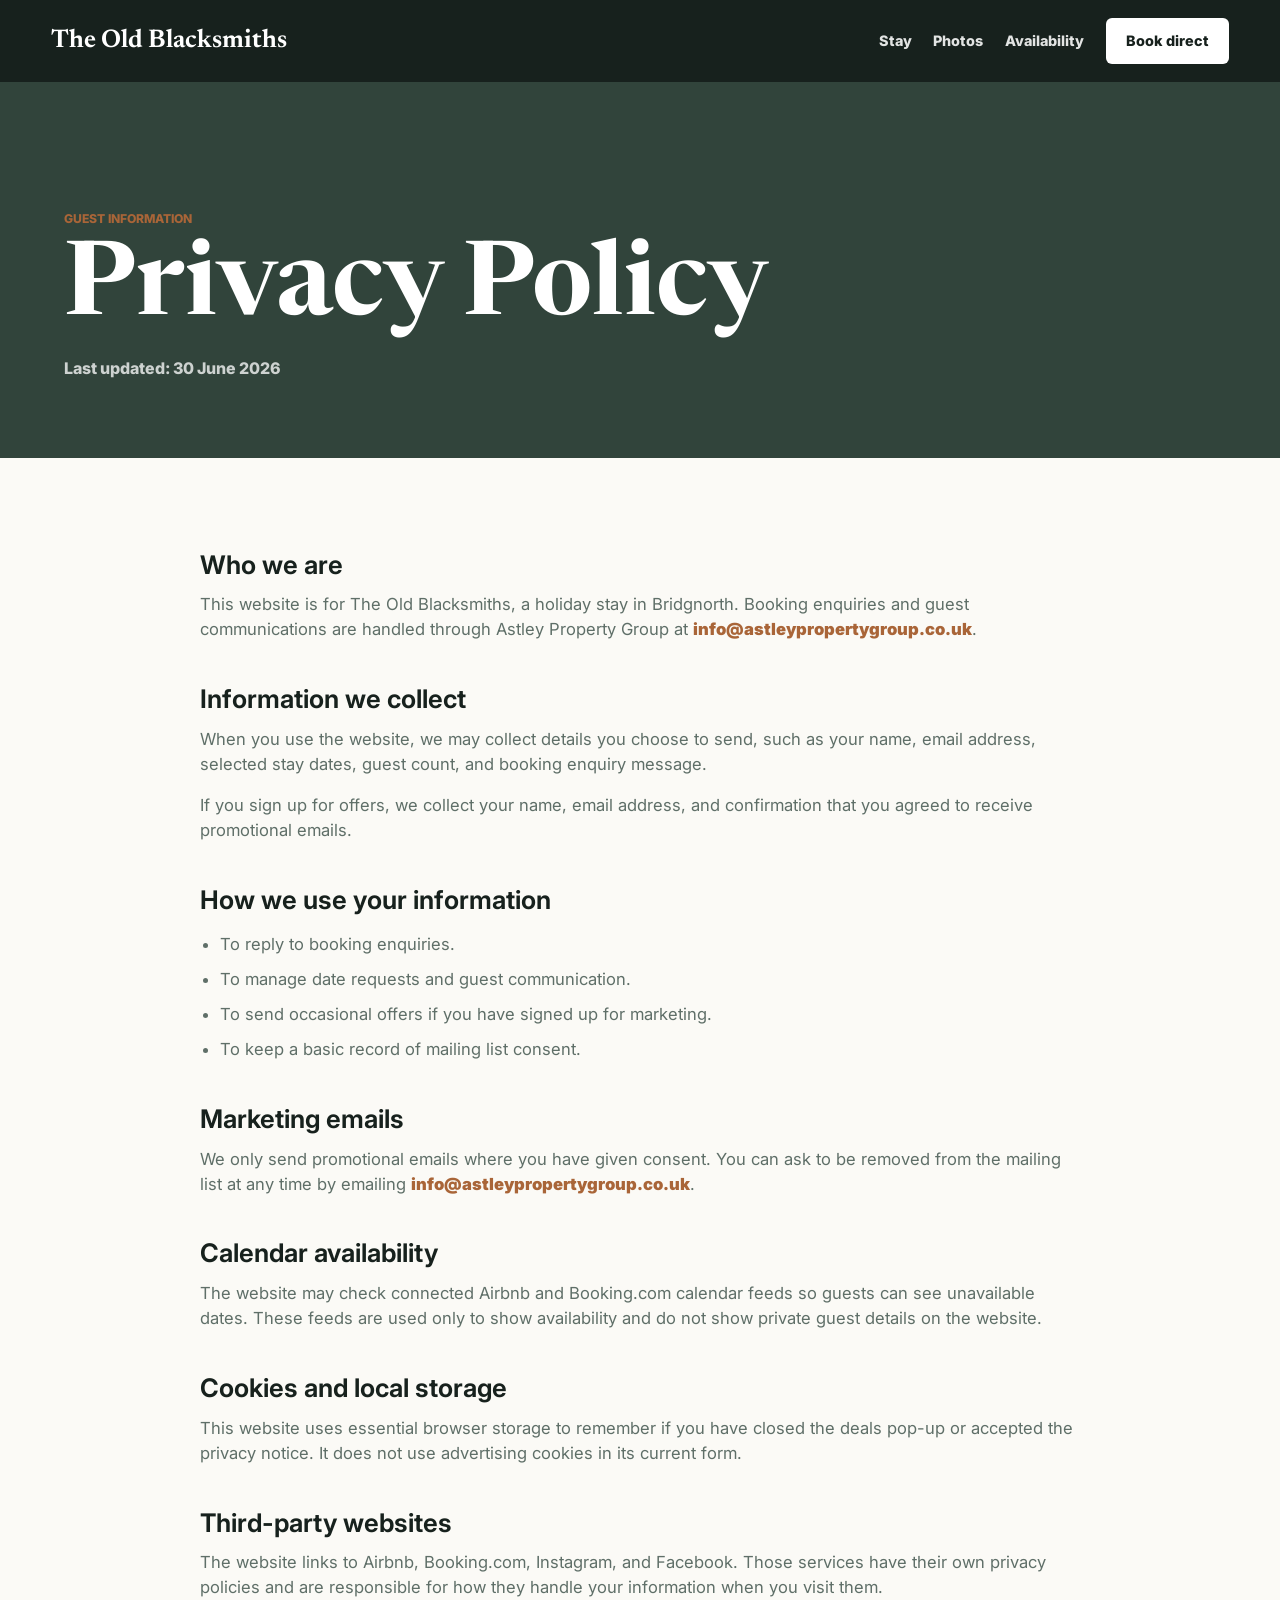
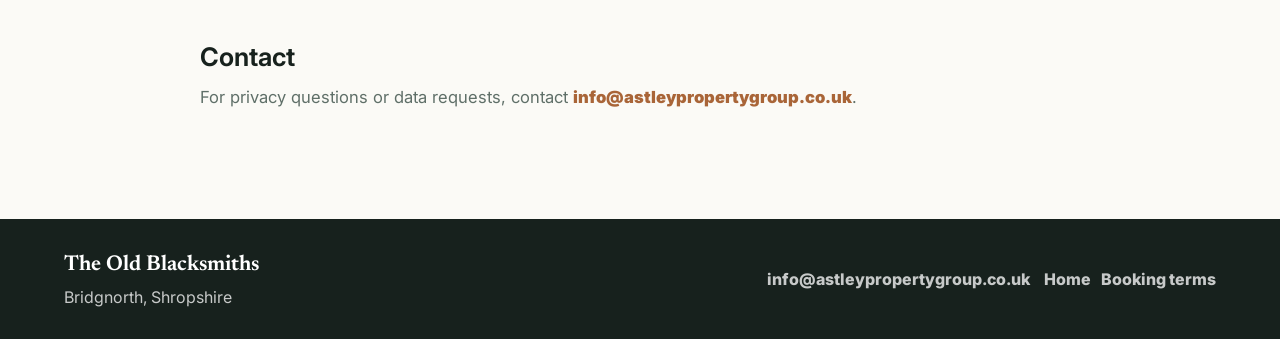
<file: outputs/privacy.html>
<!doctype html>
<html lang="en">
  <head>
    <meta charset="utf-8">
    <meta name="viewport" content="width=device-width, initial-scale=1">
    <title>Privacy Policy | The Old Blacksmiths</title>
    <meta name="description" content="Privacy information for guests and mailing list subscribers of The Old Blacksmiths, Bridgnorth.">
    <meta name="theme-color" content="#17211d">
    <link rel="icon" href="favicon.svg" type="image/svg+xml">
    <link rel="manifest" href="site.webmanifest">
    <link rel="preconnect" href="https://fonts.googleapis.com">
    <link rel="preconnect" href="https://fonts.gstatic.com" crossorigin>
    <link href="https://fonts.googleapis.com/css2?family=Inter:wght@400;500;600;700;800&family=Newsreader:opsz,wght@6..72,500;6..72,650&display=swap" rel="stylesheet">
    <link rel="stylesheet" href="styles.css">
  </head>
  <body>
    <header class="site-header simple-header" aria-label="Main navigation">
      <a class="brand" href="index.html">The Old Blacksmiths</a>
      <nav>
        <a href="index.html#stay">Stay</a>
        <a href="index.html#gallery">Photos</a>
        <a href="index.html#availability">Availability</a>
        <a class="nav-button" href="mailto:info@astleypropertygroup.co.uk?subject=The%20Old%20Blacksmiths%20booking%20enquiry">Book direct</a>
      </nav>
    </header>

    <main>
      <section class="legal-hero">
        <p class="eyebrow">Guest information</p>
        <h1>Privacy Policy</h1>
        <p>Last updated: 30 June 2026</p>
      </section>

      <section class="legal-content">
        <h2>Who we are</h2>
        <p>This website is for The Old Blacksmiths, a holiday stay in Bridgnorth. Booking enquiries and guest communications are handled through Astley Property Group at <a href="mailto:info@astleypropertygroup.co.uk">info@astleypropertygroup.co.uk</a>.</p>

        <h2>Information we collect</h2>
        <p>When you use the website, we may collect details you choose to send, such as your name, email address, selected stay dates, guest count, and booking enquiry message.</p>
        <p>If you sign up for offers, we collect your name, email address, and confirmation that you agreed to receive promotional emails.</p>

        <h2>How we use your information</h2>
        <ul>
          <li>To reply to booking enquiries.</li>
          <li>To manage date requests and guest communication.</li>
          <li>To send occasional offers if you have signed up for marketing.</li>
          <li>To keep a basic record of mailing list consent.</li>
        </ul>

        <h2>Marketing emails</h2>
        <p>We only send promotional emails where you have given consent. You can ask to be removed from the mailing list at any time by emailing <a href="mailto:info@astleypropertygroup.co.uk">info@astleypropertygroup.co.uk</a>.</p>

        <h2>Calendar availability</h2>
        <p>The website may check connected Airbnb and Booking.com calendar feeds so guests can see unavailable dates. These feeds are used only to show availability and do not show private guest details on the website.</p>

        <h2>Cookies and local storage</h2>
        <p>This website uses essential browser storage to remember if you have closed the deals pop-up or accepted the privacy notice. It does not use advertising cookies in its current form.</p>

        <h2>Third-party websites</h2>
        <p>The website links to Airbnb, Booking.com, Instagram, and Facebook. Those services have their own privacy policies and are responsible for how they handle your information when you visit them.</p>

        <h2>Contact</h2>
        <p>For privacy questions or data requests, contact <a href="mailto:info@astleypropertygroup.co.uk">info@astleypropertygroup.co.uk</a>.</p>
      </section>
    </main>

    <footer>
      <div>
        <p class="footer-brand">The Old Blacksmiths</p>
        <p>Bridgnorth, Shropshire</p>
      </div>
      <div class="footer-links">
        <a class="footer-email" href="mailto:info@astleypropertygroup.co.uk">info@astleypropertygroup.co.uk</a>
        <a href="index.html">Home</a>
        <a href="terms.html">Booking terms</a>
      </div>
    </footer>
  </body>
</html>
</file>
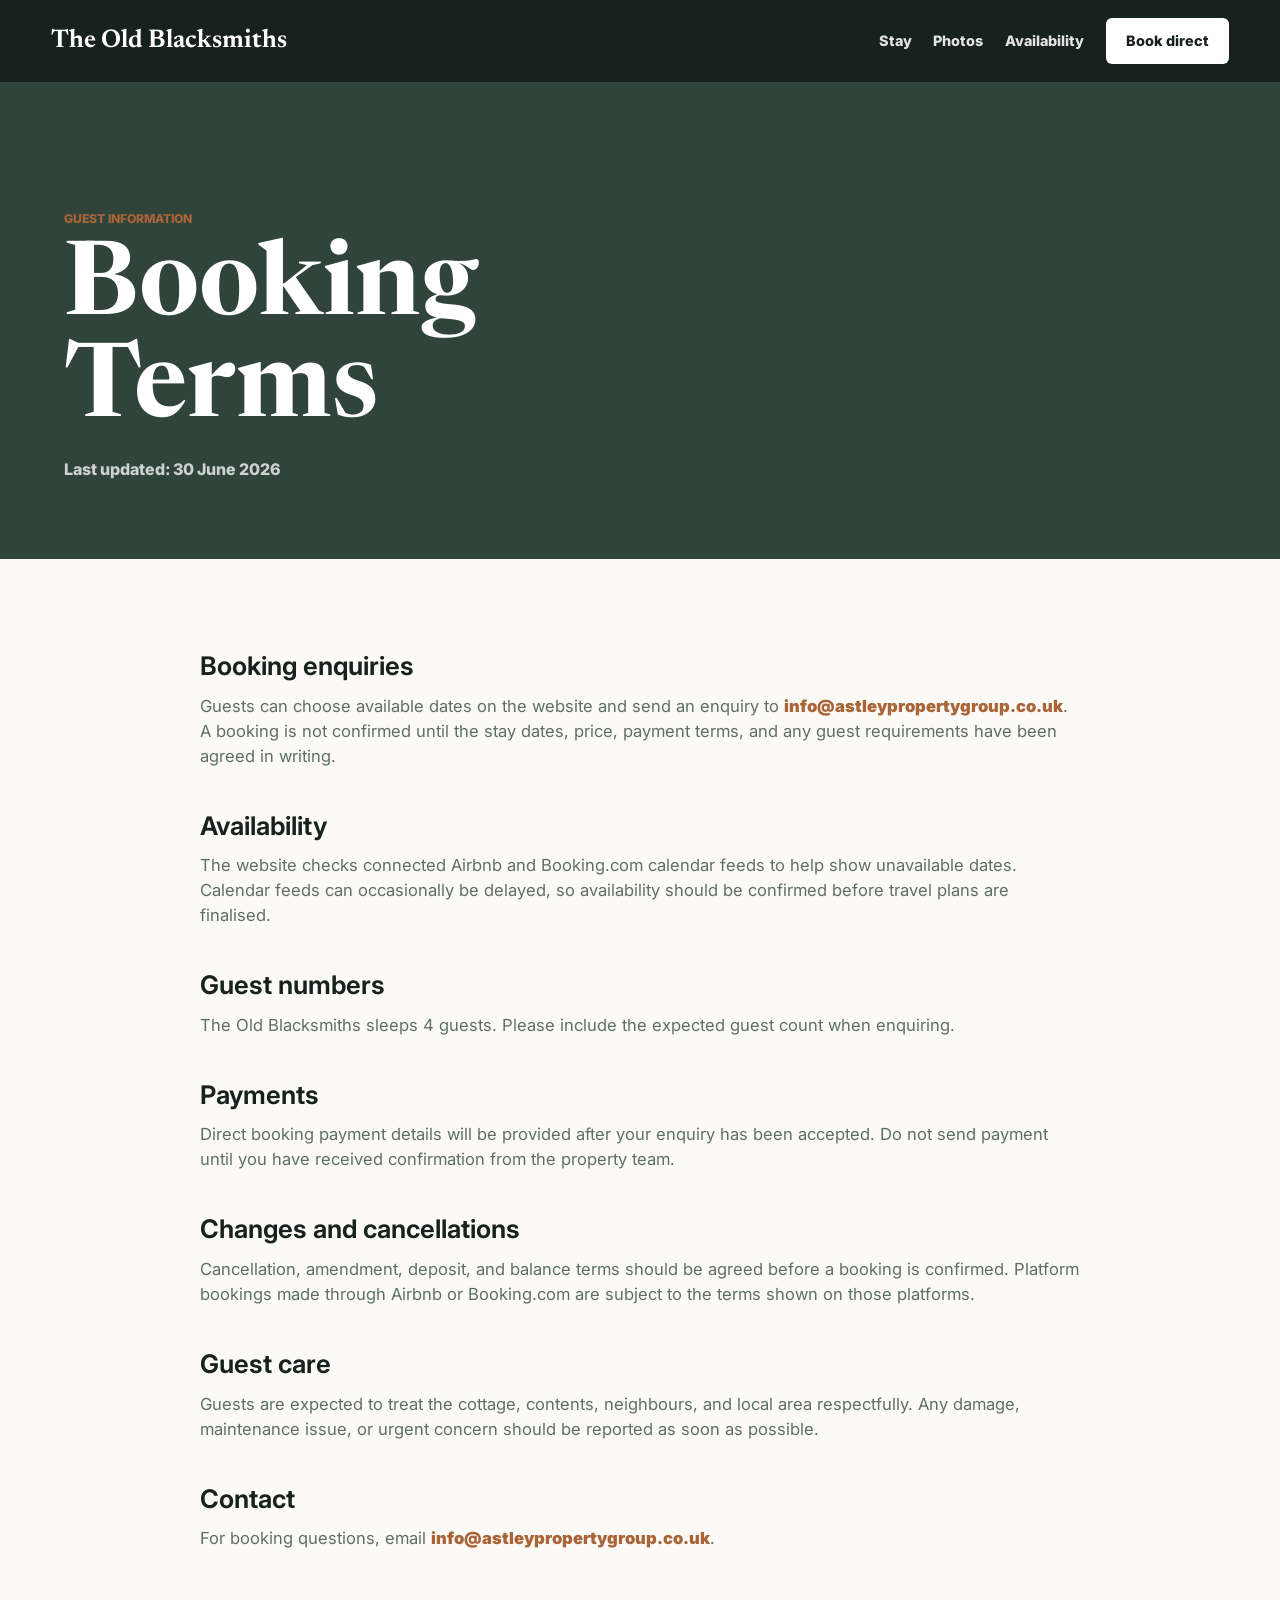
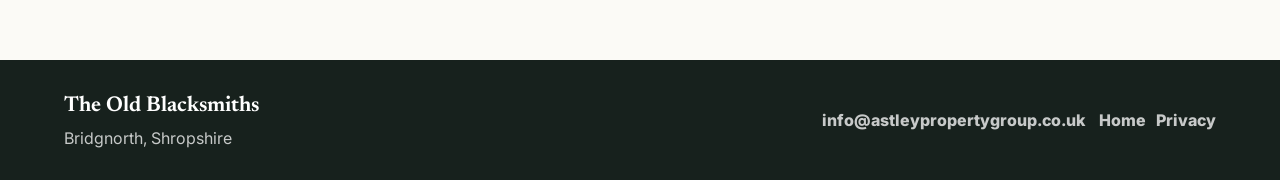
<file: outputs/terms.html>
<!doctype html>
<html lang="en">
  <head>
    <meta charset="utf-8">
    <meta name="viewport" content="width=device-width, initial-scale=1">
    <title>Booking Terms | The Old Blacksmiths</title>
    <meta name="description" content="Booking information and guest terms for The Old Blacksmiths, Bridgnorth.">
    <meta name="theme-color" content="#17211d">
    <link rel="icon" href="favicon.svg" type="image/svg+xml">
    <link rel="manifest" href="site.webmanifest">
    <link rel="preconnect" href="https://fonts.googleapis.com">
    <link rel="preconnect" href="https://fonts.gstatic.com" crossorigin>
    <link href="https://fonts.googleapis.com/css2?family=Inter:wght@400;500;600;700;800&family=Newsreader:opsz,wght@6..72,500;6..72,650&display=swap" rel="stylesheet">
    <link rel="stylesheet" href="styles.css">
  </head>
  <body>
    <header class="site-header simple-header" aria-label="Main navigation">
      <a class="brand" href="index.html">The Old Blacksmiths</a>
      <nav>
        <a href="index.html#stay">Stay</a>
        <a href="index.html#gallery">Photos</a>
        <a href="index.html#availability">Availability</a>
        <a class="nav-button" href="mailto:info@astleypropertygroup.co.uk?subject=The%20Old%20Blacksmiths%20booking%20enquiry">Book direct</a>
      </nav>
    </header>

    <main>
      <section class="legal-hero">
        <p class="eyebrow">Guest information</p>
        <h1>Booking Terms</h1>
        <p>Last updated: 30 June 2026</p>
      </section>

      <section class="legal-content">
        <h2>Booking enquiries</h2>
        <p>Guests can choose available dates on the website and send an enquiry to <a href="mailto:info@astleypropertygroup.co.uk">info@astleypropertygroup.co.uk</a>. A booking is not confirmed until the stay dates, price, payment terms, and any guest requirements have been agreed in writing.</p>

        <h2>Availability</h2>
        <p>The website checks connected Airbnb and Booking.com calendar feeds to help show unavailable dates. Calendar feeds can occasionally be delayed, so availability should be confirmed before travel plans are finalised.</p>

        <h2>Guest numbers</h2>
        <p>The Old Blacksmiths sleeps 4 guests. Please include the expected guest count when enquiring.</p>

        <h2>Payments</h2>
        <p>Direct booking payment details will be provided after your enquiry has been accepted. Do not send payment until you have received confirmation from the property team.</p>

        <h2>Changes and cancellations</h2>
        <p>Cancellation, amendment, deposit, and balance terms should be agreed before a booking is confirmed. Platform bookings made through Airbnb or Booking.com are subject to the terms shown on those platforms.</p>

        <h2>Guest care</h2>
        <p>Guests are expected to treat the cottage, contents, neighbours, and local area respectfully. Any damage, maintenance issue, or urgent concern should be reported as soon as possible.</p>

        <h2>Contact</h2>
        <p>For booking questions, email <a href="mailto:info@astleypropertygroup.co.uk">info@astleypropertygroup.co.uk</a>.</p>
      </section>
    </main>

    <footer>
      <div>
        <p class="footer-brand">The Old Blacksmiths</p>
        <p>Bridgnorth, Shropshire</p>
      </div>
      <div class="footer-links">
        <a class="footer-email" href="mailto:info@astleypropertygroup.co.uk">info@astleypropertygroup.co.uk</a>
        <a href="index.html">Home</a>
        <a href="privacy.html">Privacy</a>
      </div>
    </footer>
  </body>
</html>
</file>
<file: outputs/styles.css>
:root {
  --ink: #17211d;
  --muted: #5f6f68;
  --paper: #fbfaf6;
  --cream: #f0ece3;
  --soft: #eef3f0;
  --sage: #748f83;
  --moss: #31443b;
  --rust: #a96538;
  --clay: #c9a07f;
  --line: rgba(23, 33, 29, 0.14);
  --shadow: 0 24px 70px rgba(23, 33, 29, 0.16);
  --section-pad: clamp(72px, 9vw, 128px) clamp(18px, 5vw, 72px);
}

* {
  box-sizing: border-box;
}

html {
  scroll-behavior: smooth;
}

body {
  margin: 0;
  background: var(--paper);
  color: var(--ink);
  font-family: Inter, system-ui, sans-serif;
  line-height: 1.5;
}

img {
  display: block;
  width: 100%;
}

a {
  color: inherit;
  text-decoration: none;
}

button,
input {
  font: inherit;
}

.site-header {
  position: fixed;
  z-index: 20;
  top: 0;
  left: 0;
  right: 0;
  display: flex;
  align-items: center;
  justify-content: space-between;
  gap: 24px;
  padding: 18px clamp(18px, 4vw, 54px);
  color: white;
  background: linear-gradient(to bottom, rgba(14, 20, 17, 0.78), rgba(14, 20, 17, 0.12));
}

.simple-header {
  position: sticky;
  background: var(--ink);
}

.brand {
  font-family: Newsreader, serif;
  font-size: clamp(1.24rem, 2vw, 1.6rem);
  font-weight: 650;
  white-space: nowrap;
}

nav {
  display: flex;
  align-items: center;
  gap: clamp(10px, 1.7vw, 24px);
  font-size: 0.9rem;
  font-weight: 800;
}

nav a:not(.nav-button) {
  color: rgba(255, 255, 255, 0.88);
}

nav a:not(.nav-button):hover {
  color: white;
}

.nav-button,
.primary-button,
.secondary-button,
.strip-action,
.review-link {
  display: inline-flex;
  align-items: center;
  justify-content: center;
  min-height: 46px;
  padding: 0 20px;
  border-radius: 6px;
  font-weight: 800;
}

.nav-button,
.primary-button {
  background: #ffffff;
  color: var(--ink);
}

.secondary-button {
  color: white;
  border: 1px solid rgba(255, 255, 255, 0.72);
}

.secondary-button:hover {
  background: rgba(255, 255, 255, 0.12);
}

.primary-button.dark {
  background: var(--ink);
  color: white;
  white-space: nowrap;
}

.hero {
  position: relative;
  min-height: 92vh;
  display: grid;
  align-items: end;
  overflow: hidden;
  padding: 122px clamp(18px, 5vw, 72px) 96px;
  color: white;
}

.hero-slideshow,
.hero-image,
.hero-shade {
  position: absolute;
  inset: 0;
}

.hero-slideshow {
  overflow: hidden;
  background: var(--ink);
}

.hero-image {
  height: 100%;
  object-fit: cover;
  object-position: 52% 50%;
  opacity: 0;
  transform: scale(1.035);
  animation: heroFade 28s infinite;
  will-change: opacity, transform;
}

.hero-image:nth-child(2) {
  object-position: 48% 55%;
  animation-delay: 7s;
}

.hero-image:nth-child(3) {
  object-position: 50% 42%;
  animation-delay: 14s;
}

.hero-image:nth-child(4) {
  object-position: 52% 44%;
  animation-delay: 21s;
}

.hero-shade {
  background:
    linear-gradient(90deg, rgba(7, 12, 10, 0.82), rgba(7, 12, 10, 0.42) 45%, rgba(7, 12, 10, 0.08)),
    linear-gradient(0deg, rgba(7, 12, 10, 0.64), rgba(7, 12, 10, 0.03) 58%);
}

.hero-content {
  position: relative;
  width: min(100%, 760px);
}

.eyebrow {
  margin: 0 0 12px;
  color: var(--rust);
  font-size: 0.76rem;
  font-weight: 800;
  letter-spacing: 0;
  text-transform: uppercase;
}

.hero .eyebrow,
.reviews-section .eyebrow {
  color: #f2c8ab;
}

h1,
h2,
h3,
p {
  margin-top: 0;
}

h1,
h2 {
  font-family: Newsreader, serif;
  font-weight: 650;
  line-height: 0.99;
}

h1 {
  max-width: 720px;
  margin-bottom: 20px;
  font-size: clamp(4.1rem, 10.5vw, 9.2rem);
}

h2 {
  margin-bottom: 20px;
  font-size: clamp(2.25rem, 5vw, 5rem);
}

h3 {
  margin-bottom: 10px;
  font-size: 1rem;
}

.hero-copy {
  max-width: 600px;
  margin-bottom: 28px;
  color: rgba(255, 255, 255, 0.9);
  font-size: clamp(1.05rem, 2vw, 1.36rem);
}

.hero-actions {
  display: flex;
  flex-wrap: wrap;
  gap: 12px;
}

.booking-strip {
  position: relative;
  z-index: 4;
  width: min(1180px, calc(100% - 36px));
  display: grid;
  grid-template-columns: repeat(3, minmax(0, 1fr)) auto;
  align-items: stretch;
  gap: 1px;
  margin: -42px auto 0;
  overflow: hidden;
  border: 1px solid var(--line);
  border-radius: 8px;
  background: var(--line);
  box-shadow: var(--shadow);
}

.booking-strip div,
.strip-action {
  min-height: 96px;
  padding: 22px clamp(18px, 2.5vw, 34px);
  background: white;
}

.booking-strip span {
  display: block;
  color: var(--muted);
  font-size: 0.75rem;
  font-weight: 900;
  text-transform: uppercase;
}

.booking-strip strong {
  display: block;
  margin-top: 7px;
  font-size: clamp(1.1rem, 2vw, 1.42rem);
}

.strip-action {
  min-width: 170px;
  background: var(--rust);
  color: white;
}

.intro-section,
.feature-band,
.amenities-section,
.story-section,
.gallery-section,
.direct-section,
.reviews-section,
.location-section,
.guest-info-section,
.availability-section,
.deals-section,
.faq-section {
  padding: var(--section-pad);
}

.intro-section {
  display: grid;
  grid-template-columns: minmax(0, 1.05fr) minmax(280px, 0.95fr);
  gap: clamp(32px, 6vw, 90px);
  align-items: start;
}

.intro-text {
  color: var(--muted);
  font-size: clamp(1.04rem, 1.6vw, 1.22rem);
}

.intro-text p:last-child,
.feature-copy p:last-child,
.story-copy p:last-child,
.location-copy p:last-child,
.deals-copy p:last-child {
  margin-bottom: 0;
}

.feature-band {
  display: grid;
  grid-template-columns: minmax(260px, 0.88fr) minmax(280px, 0.72fr);
  gap: clamp(28px, 5vw, 74px);
  align-items: center;
  background: var(--cream);
}

.feature-image img,
.story-image img {
  height: min(760px, 82vh);
  object-fit: cover;
  border-radius: 8px;
  box-shadow: var(--shadow);
}

.feature-copy p,
.story-copy p,
.location-copy p,
.deals-copy p:not(.eyebrow),
.availability-copy p:not(.eyebrow) {
  color: var(--muted);
  font-size: 1.06rem;
}

.checked-list {
  display: grid;
  gap: 12px;
  margin: 28px 0 0;
  padding: 0;
  list-style: none;
}

.checked-list li {
  position: relative;
  padding-left: 28px;
  font-weight: 800;
}

.checked-list li::before {
  position: absolute;
  left: 0;
  top: 0.12em;
  color: var(--rust);
  content: "✓";
}

.section-heading {
  max-width: 800px;
  margin-bottom: clamp(28px, 5vw, 56px);
}

.amenities-section {
  background: var(--paper);
}

.amenities-grid,
.faq-grid {
  display: grid;
  grid-template-columns: repeat(4, minmax(0, 1fr));
  gap: 1px;
  border: 1px solid var(--line);
  background: var(--line);
}

.amenities-grid article,
.faq-grid article {
  min-height: 250px;
  padding: clamp(22px, 3vw, 34px);
  background: white;
}

.amenity-icon {
  display: inline-flex;
  align-items: center;
  justify-content: center;
  width: 44px;
  height: 44px;
  margin-bottom: 36px;
  border-radius: 50%;
  background: var(--moss);
  color: white;
  font-size: 0.82rem;
  font-weight: 900;
}

.amenities-grid p,
.faq-grid p,
.location-list p {
  color: var(--muted);
}

.story-section {
  display: grid;
  grid-template-columns: minmax(260px, 0.72fr) minmax(280px, 0.82fr);
  gap: clamp(28px, 5vw, 74px);
  align-items: center;
  background: var(--soft);
}

.story-image img {
  height: min(560px, 70vh);
}

.text-link {
  display: inline-flex;
  margin-top: 10px;
  color: var(--rust);
  font-weight: 900;
}

.text-link::after {
  content: "→";
  margin-left: 8px;
}

.gallery-grid {
  display: grid;
  grid-template-columns: 1.15fr 0.85fr 0.85fr;
  grid-auto-rows: 310px;
  gap: 16px;
}

figure {
  position: relative;
  overflow: hidden;
  margin: 0;
  border-radius: 8px;
  background: var(--cream);
}

figure img {
  height: 100%;
  object-fit: cover;
  transition: transform 240ms ease;
}

figure:hover img {
  transform: scale(1.025);
}

.gallery-large {
  grid-row: span 2;
}

.availability-section {
  display: grid;
  grid-template-columns: minmax(280px, 0.78fr) minmax(340px, 1fr);
  gap: clamp(32px, 5vw, 72px);
  align-items: start;
  background: var(--paper);
}

.availability-copy p:not(.eyebrow) {
  max-width: 520px;
}

.availability-legend {
  display: flex;
  flex-wrap: wrap;
  gap: 18px;
  margin-top: 28px;
  color: var(--muted);
  font-size: 0.92rem;
  font-weight: 800;
}

.availability-legend span {
  display: inline-flex;
  align-items: center;
  gap: 8px;
}

.availability-legend i {
  width: 14px;
  height: 14px;
  border-radius: 4px;
}

.legend-open {
  border: 1px solid var(--line);
  background: white;
}

.legend-selected {
  background: var(--moss);
}

.legend-booked {
  background: #d8c1b1;
}

.calendar-panel {
  padding: clamp(18px, 3vw, 32px);
  border: 1px solid var(--line);
  border-radius: 8px;
  background: white;
  box-shadow: var(--shadow);
}

.calendar-toolbar {
  display: grid;
  grid-template-columns: 44px 1fr 44px;
  align-items: center;
  gap: 12px;
  margin-bottom: 20px;
}

.calendar-toolbar strong {
  text-align: center;
  font-family: Newsreader, serif;
  font-size: clamp(1.45rem, 3vw, 2.1rem);
}

.calendar-icon-button {
  width: 44px;
  height: 44px;
  border: 1px solid var(--line);
  border-radius: 6px;
  background: var(--paper);
  color: var(--ink);
  font-size: 1.6rem;
  line-height: 1;
  cursor: pointer;
}

.calendar-weekdays,
.calendar-grid {
  display: grid;
  grid-template-columns: repeat(7, minmax(0, 1fr));
  gap: 6px;
}

.calendar-weekdays {
  margin-bottom: 8px;
  color: var(--muted);
  font-size: 0.74rem;
  font-weight: 900;
  text-align: center;
  text-transform: uppercase;
}

.calendar-day {
  min-height: 52px;
  display: flex;
  align-items: center;
  justify-content: center;
  border: 1px solid var(--line);
  border-radius: 6px;
  background: white;
  color: var(--ink);
  font-weight: 800;
  cursor: pointer;
  transition: background 160ms ease, border-color 160ms ease, color 160ms ease;
}

.calendar-day:not(:disabled):hover {
  border-color: var(--moss);
  background: #f0f5f2;
}

.calendar-day.is-muted {
  color: rgba(96, 112, 105, 0.45);
  background: #f5f2ec;
}

.calendar-day.is-disabled {
  cursor: not-allowed;
}

.calendar-day.is-booked {
  color: #6c4a34;
  background: #ead9ce;
  text-decoration: line-through;
}

.calendar-day.is-in-range {
  border-color: rgba(51, 68, 60, 0.32);
  background: #dfe9e4;
}

.calendar-day.is-selected {
  border-color: var(--moss);
  background: var(--moss);
  color: white;
}

.calendar-day.is-today {
  border-color: var(--rust);
  box-shadow: inset 0 0 0 1px var(--rust);
}

.calendar-status {
  margin: 16px 0 0;
  color: var(--muted);
  font-size: 0.9rem;
}

.selected-stay {
  display: flex;
  align-items: center;
  justify-content: space-between;
  gap: 18px;
  margin-top: 18px;
  padding: 18px;
  border: 1px solid var(--line);
  border-radius: 8px;
  background: var(--paper);
}

.selected-stay[hidden],
.selected-stay a[hidden] {
  display: none;
}

.selected-stay p {
  margin: 0;
  color: var(--ink);
  font-weight: 800;
}

.direct-section {
  background: var(--soft);
}

.direct-section .section-heading p:not(.eyebrow) {
  max-width: 660px;
  color: var(--muted);
  font-size: 1.06rem;
}

.direct-grid,
.guest-info-list {
  display: grid;
  gap: 1px;
  border: 1px solid var(--line);
  background: var(--line);
}

.direct-grid {
  grid-template-columns: repeat(3, minmax(0, 1fr));
}

.direct-grid article,
.guest-info-list article {
  min-height: 230px;
  padding: clamp(22px, 3vw, 34px);
  background: white;
}

.direct-grid span {
  display: inline-flex;
  margin-bottom: 38px;
  color: var(--rust);
  font-size: 0.78rem;
  font-weight: 900;
}

.direct-grid p,
.guest-info-list p {
  color: var(--muted);
}

.reviews-section {
  background: var(--moss);
  color: white;
}

.reviews-section .section-heading p:not(.eyebrow) {
  max-width: 650px;
  color: rgba(255, 255, 255, 0.78);
  font-size: 1.06rem;
}

.review-source-grid {
  display: grid;
  grid-template-columns: repeat(2, minmax(0, 1fr));
  gap: 16px;
}

.review-source {
  min-height: 300px;
  display: flex;
  flex-direction: column;
  align-items: flex-start;
  padding: clamp(24px, 4vw, 42px);
  border: 1px solid rgba(255, 255, 255, 0.18);
  border-radius: 8px;
  background:
    linear-gradient(135deg, rgba(255, 255, 255, 0.13), rgba(255, 255, 255, 0.04)),
    rgba(255, 255, 255, 0.05);
}

.source-label {
  display: inline-flex;
  align-items: center;
  min-height: 34px;
  margin-bottom: 28px;
  padding: 0 12px;
  border-radius: 5px;
  background: white;
  color: var(--ink);
  font-size: 0.82rem;
  font-weight: 900;
}

.review-source h3 {
  max-width: 420px;
  margin-bottom: 14px;
  font-family: Newsreader, serif;
  font-size: clamp(1.7rem, 3vw, 2.7rem);
  line-height: 1;
}

.review-source p {
  max-width: 500px;
  color: rgba(255, 255, 255, 0.76);
}

.review-link {
  margin-top: auto;
  background: var(--rust);
  color: white;
}

.booking-source .review-link {
  background: #315f9a;
}

.location-section {
  display: grid;
  grid-template-columns: minmax(280px, 0.92fr) minmax(320px, 1fr);
  gap: clamp(32px, 5vw, 72px);
  align-items: start;
  background: var(--soft);
}

.location-list {
  display: grid;
  gap: 1px;
  border: 1px solid var(--line);
  background: var(--line);
}

.location-list article {
  padding: clamp(22px, 3vw, 32px);
  background: var(--soft);
}

.guest-info-section {
  display: grid;
  grid-template-columns: minmax(280px, 0.78fr) minmax(340px, 1fr);
  gap: clamp(32px, 5vw, 72px);
  align-items: start;
  background: var(--cream);
}

.guest-info-copy p:not(.eyebrow) {
  max-width: 520px;
  color: var(--muted);
  font-size: 1.06rem;
}

.guest-info-list {
  grid-template-columns: repeat(2, minmax(0, 1fr));
}

.deals-section {
  display: grid;
  grid-template-columns: minmax(280px, 0.75fr) minmax(320px, 0.95fr);
  gap: clamp(28px, 5vw, 74px);
  align-items: start;
  background: var(--cream);
}

.deals-form {
  display: grid;
  gap: 18px;
  padding: clamp(22px, 4vw, 38px);
  border: 1px solid var(--line);
  border-radius: 8px;
  background: white;
  box-shadow: var(--shadow);
}

.form-grid {
  display: grid;
  grid-template-columns: repeat(2, minmax(0, 1fr));
  gap: 14px;
}

.deals-form label {
  display: grid;
  gap: 8px;
  color: var(--ink);
  font-weight: 800;
}

.deals-form input[type="text"],
.deals-form input[type="email"] {
  width: 100%;
  min-height: 50px;
  padding: 0 14px;
  border: 1px solid var(--line);
  border-radius: 6px;
  background: var(--paper);
  color: var(--ink);
}

.deals-form input:focus {
  outline: 2px solid rgba(169, 101, 56, 0.32);
  outline-offset: 2px;
}

.consent-row {
  grid-template-columns: 20px 1fr;
  align-items: start;
  color: var(--muted);
  font-size: 0.92rem;
  font-weight: 700;
}

.consent-row input {
  width: 18px;
  height: 18px;
  margin: 0.2em 0 0;
}

.deals-form button {
  justify-self: start;
  border: 0;
  cursor: pointer;
}

.form-status {
  min-height: 1.4em;
  margin: 0;
  color: var(--muted);
  font-weight: 800;
}

.faq-section {
  background: var(--paper);
}

.faq-grid {
  grid-template-columns: repeat(2, minmax(0, 1fr));
}

.faq-grid article {
  min-height: 190px;
}

footer {
  display: flex;
  justify-content: space-between;
  gap: 24px;
  padding: 30px clamp(18px, 5vw, 72px);
  background: var(--ink);
  color: rgba(255, 255, 255, 0.76);
}

footer p {
  margin: 0;
}

.footer-brand {
  margin-bottom: 4px;
  color: white;
  font-family: Newsreader, serif;
  font-size: 1.35rem;
  font-weight: 650;
}

.footer-links {
  align-items: center;
  display: flex;
  flex-wrap: wrap;
  justify-content: flex-end;
  gap: 10px;
  font-weight: 800;
}

.footer-email {
  min-height: 42px;
  display: inline-flex;
  align-items: center;
  padding: 0 4px;
}

.social-link {
  min-height: 42px;
  display: inline-flex;
  align-items: center;
  gap: 8px;
  padding: 0 12px;
  border: 1px solid rgba(255, 255, 255, 0.22);
  border-radius: 999px;
  background: rgba(255, 255, 255, 0.08);
  color: white;
}

.social-link svg {
  width: 20px;
  height: 20px;
  fill: none;
  stroke: currentColor;
  stroke-linecap: round;
  stroke-linejoin: round;
  stroke-width: 1.8;
}

.social-link[href*="facebook"] svg {
  fill: currentColor;
  stroke: none;
}

.social-link:hover {
  background: white;
  color: var(--ink);
}

.legal-hero {
  padding: clamp(74px, 10vw, 132px) clamp(18px, 5vw, 72px) clamp(42px, 7vw, 78px);
  background: var(--moss);
  color: white;
}

.legal-hero h1 {
  margin-bottom: 14px;
  font-size: clamp(3.1rem, 8vw, 7rem);
}

.legal-hero p:not(.eyebrow) {
  margin: 0;
  color: rgba(255, 255, 255, 0.76);
  font-weight: 800;
}

.legal-content {
  width: min(880px, calc(100% - 36px));
  margin: 0 auto;
  padding: clamp(52px, 8vw, 92px) 0;
}

.legal-content h2 {
  margin: 42px 0 12px;
  font-family: Inter, system-ui, sans-serif;
  font-size: clamp(1.35rem, 2vw, 1.7rem);
  line-height: 1.2;
}

.legal-content h2:first-child {
  margin-top: 0;
}

.legal-content p,
.legal-content li {
  color: var(--muted);
  font-size: 1.04rem;
}

.legal-content a {
  color: var(--rust);
  font-weight: 900;
  overflow-wrap: anywhere;
}

.legal-content ul {
  display: grid;
  gap: 10px;
  padding-left: 20px;
}

.deals-popup {
  position: fixed;
  z-index: 40;
  inset: 0;
  display: grid;
  place-items: center;
  padding: 18px;
  background: rgba(10, 15, 13, 0.58);
}

.deals-popup[hidden] {
  display: none;
}

.deals-popup-panel {
  position: relative;
  width: min(940px, 100%);
  max-height: min(760px, calc(100vh - 36px));
  display: grid;
  grid-template-columns: minmax(220px, 0.82fr) minmax(320px, 1fr);
  overflow: auto;
  border-radius: 8px;
  background: white;
  box-shadow: 0 34px 90px rgba(0, 0, 0, 0.36);
}

.popup-close {
  position: absolute;
  z-index: 2;
  top: 14px;
  right: 14px;
  width: 42px;
  height: 42px;
  border: 0;
  border-radius: 50%;
  background: rgba(23, 33, 29, 0.88);
  color: white;
  font-size: 1.5rem;
  line-height: 1;
  cursor: pointer;
}

.popup-image {
  min-height: 100%;
  background: var(--cream);
}

.popup-image img {
  height: 100%;
  min-height: 560px;
  object-fit: cover;
}

.popup-content {
  padding: clamp(26px, 4vw, 46px);
}

.popup-content h2 {
  margin-bottom: 14px;
  font-size: clamp(2.1rem, 4vw, 3.6rem);
}

.popup-content p:not(.eyebrow) {
  color: var(--muted);
}

.popup-form {
  margin-top: 24px;
  padding: 0;
  border: 0;
  box-shadow: none;
}

.popup-form .primary-button {
  width: 100%;
}

.popup-secondary {
  min-height: 42px;
  border: 0;
  background: transparent;
  color: var(--muted);
  font-weight: 900;
  cursor: pointer;
}

.privacy-notice {
  position: fixed;
  z-index: 35;
  left: 18px;
  right: 18px;
  bottom: 18px;
  width: min(920px, calc(100% - 36px));
  display: flex;
  align-items: center;
  justify-content: space-between;
  gap: 18px;
  margin: 0 auto;
  padding: 16px 18px;
  border: 1px solid rgba(255, 255, 255, 0.18);
  border-radius: 8px;
  background: rgba(23, 33, 29, 0.96);
  color: white;
  box-shadow: 0 20px 70px rgba(0, 0, 0, 0.26);
}

.privacy-notice[hidden] {
  display: none;
}

.privacy-notice p {
  max-width: 660px;
  margin: 0;
  color: rgba(255, 255, 255, 0.82);
  font-size: 0.92rem;
}

.privacy-notice div {
  display: flex;
  align-items: center;
  gap: 10px;
  white-space: nowrap;
}

.privacy-notice a {
  color: white;
  font-weight: 900;
}

.privacy-notice button {
  min-height: 38px;
  padding: 0 18px;
  border: 0;
  border-radius: 6px;
  background: white;
  color: var(--ink);
  font-weight: 900;
  cursor: pointer;
}

@keyframes heroFade {
  0%,
  22% {
    opacity: 1;
    transform: scale(1);
  }

  28%,
  100% {
    opacity: 0;
    transform: scale(1.035);
  }
}

@media (prefers-reduced-motion: reduce) {
  .hero-image {
    animation: none;
  }

  .hero-image:first-child {
    opacity: 1;
    transform: none;
  }

  figure img {
    transition: none;
  }
}

@media (max-width: 1080px) {
  nav {
    gap: 12px;
    font-size: 0.84rem;
  }

  .amenities-grid {
    grid-template-columns: repeat(2, minmax(0, 1fr));
  }
}

@media (max-width: 900px) {
  .site-header {
    position: absolute;
    align-items: flex-start;
  }

  nav {
    display: none;
  }

  .hero {
    min-height: 88vh;
    padding-bottom: 78px;
  }

  .booking-strip {
    grid-template-columns: repeat(3, minmax(0, 1fr));
  }

  .strip-action {
    grid-column: 1 / -1;
    min-height: 62px;
  }

  .intro-section,
  .feature-band,
  .story-section,
  .availability-section,
  .deals-section,
  .guest-info-section,
  .review-source-grid,
  .location-section {
    grid-template-columns: 1fr;
  }

  .direct-grid {
    grid-template-columns: 1fr;
  }

  .gallery-grid {
    grid-template-columns: 1fr 1fr;
    grid-auto-rows: 280px;
  }

  .gallery-large {
    grid-column: span 2;
    grid-row: span 1;
  }

  footer {
    align-items: flex-start;
    flex-direction: column;
  }

  .footer-links {
    justify-content: flex-start;
  }
}

@media (max-width: 620px) {
  :root {
    --section-pad: 66px 18px;
  }

  .site-header {
    padding-top: 16px;
  }

  .hero {
    min-height: 84vh;
    padding-top: 104px;
    padding-bottom: 68px;
  }

  .hero-image {
    object-position: 58% 50%;
  }

  .hero-shade {
    background:
      linear-gradient(90deg, rgba(7, 12, 10, 0.8), rgba(7, 12, 10, 0.34)),
      linear-gradient(0deg, rgba(7, 12, 10, 0.68), rgba(7, 12, 10, 0.12) 52%);
  }

  h1 {
    max-width: 100%;
    font-size: clamp(3.05rem, 14vw, 4.2rem);
    overflow-wrap: break-word;
  }

  h2 {
    font-size: clamp(2.1rem, 11vw, 3.4rem);
  }

  .hero-actions,
  .booking-strip,
  .amenities-grid,
  .faq-grid,
  .guest-info-list,
  .gallery-grid,
  .form-grid {
    grid-template-columns: 1fr;
  }

  .hero-actions {
    width: 100%;
    display: grid;
  }

  .booking-strip {
    width: calc(100% - 28px);
    margin-top: -34px;
  }

  .booking-strip div,
  .strip-action {
    min-height: 72px;
  }

  .gallery-large {
    grid-column: auto;
  }

  .gallery-grid {
    grid-auto-rows: 360px;
  }

  .feature-image img,
  .story-image img {
    height: 520px;
  }

  .primary-button,
  .secondary-button {
    max-width: 100%;
    width: 100%;
  }

  .calendar-weekdays,
  .calendar-grid {
    gap: 4px;
  }

  .calendar-day {
    min-height: 44px;
    border-radius: 5px;
    font-size: 0.92rem;
  }

  .selected-stay {
    align-items: stretch;
    flex-direction: column;
  }

  .deals-form button {
    width: 100%;
  }

  .footer-email {
    overflow-wrap: anywhere;
  }

  .privacy-notice {
    align-items: stretch;
    flex-direction: column;
  }

  .privacy-notice div,
  .privacy-notice button {
    width: 100%;
  }

  .privacy-notice div {
    align-items: stretch;
  }

  .deals-popup {
    align-items: end;
    padding: 10px;
  }

  .deals-popup-panel {
    grid-template-columns: 1fr;
    max-height: calc(100vh - 20px);
  }

  .popup-image img {
    min-height: 190px;
    max-height: 220px;
  }

  .popup-close {
    top: 10px;
    right: 10px;
  }
}
</file>
